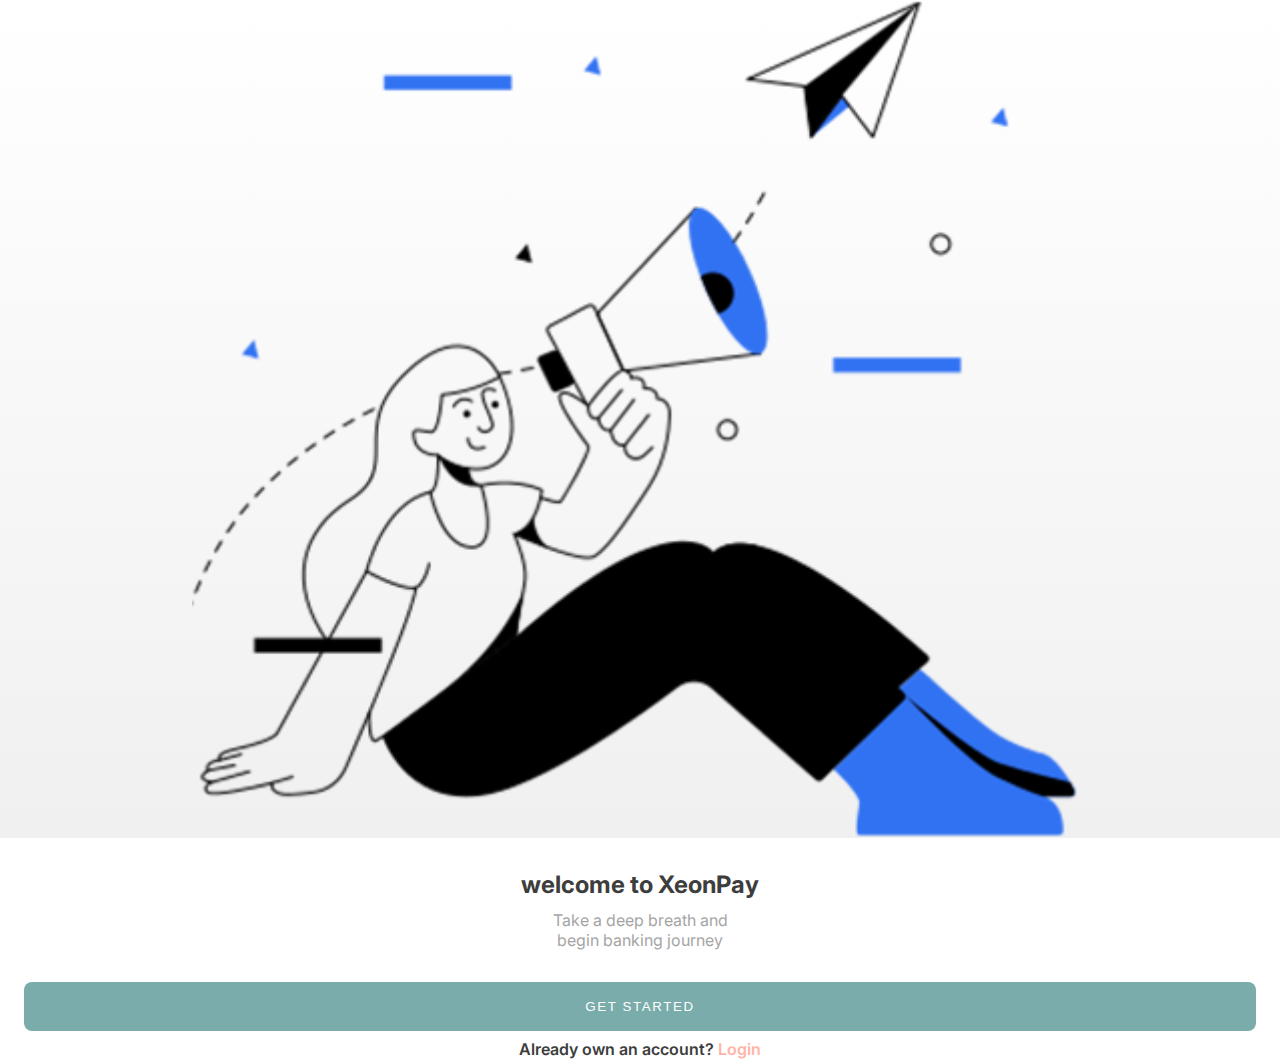
<file: index.html>
<!DOCTYPE html>
<html lang="en">
  <head>
    <meta charset="UTF-8" />
    <meta http-equiv="X-UA-Compatible" content="IE=edge" />
    <meta name="viewport" content="width=device-width, initial-scale=1.0" />
    <link rel="stylesheet" href="./CSS/style.css" />
    <title>Document</title>
  </head>

  <body>
    <div class="wrapper">
      <div class="wrapper-top">
        <img src="./images/onboard2.png" alt="" />
      </div>

      <div class="wrapper-bottom">
        <h1>welcome to XeonPay</h1>
        <p class="wrapper-bottom-p1">
          Take a deep breath and <br />
          begin banking journey
        </p>

        <div class="wrapper-bottom-btn">
          <button
            type="button"
            class="general-btn"
            onclick="location.href='sign-up.html'"
          >
            GET STARTED
          </button>
          <p class="info">Already own an account? <span>Login</span></p>
        </div>
      </div>
    </div>
  </body>
</html>
</file>
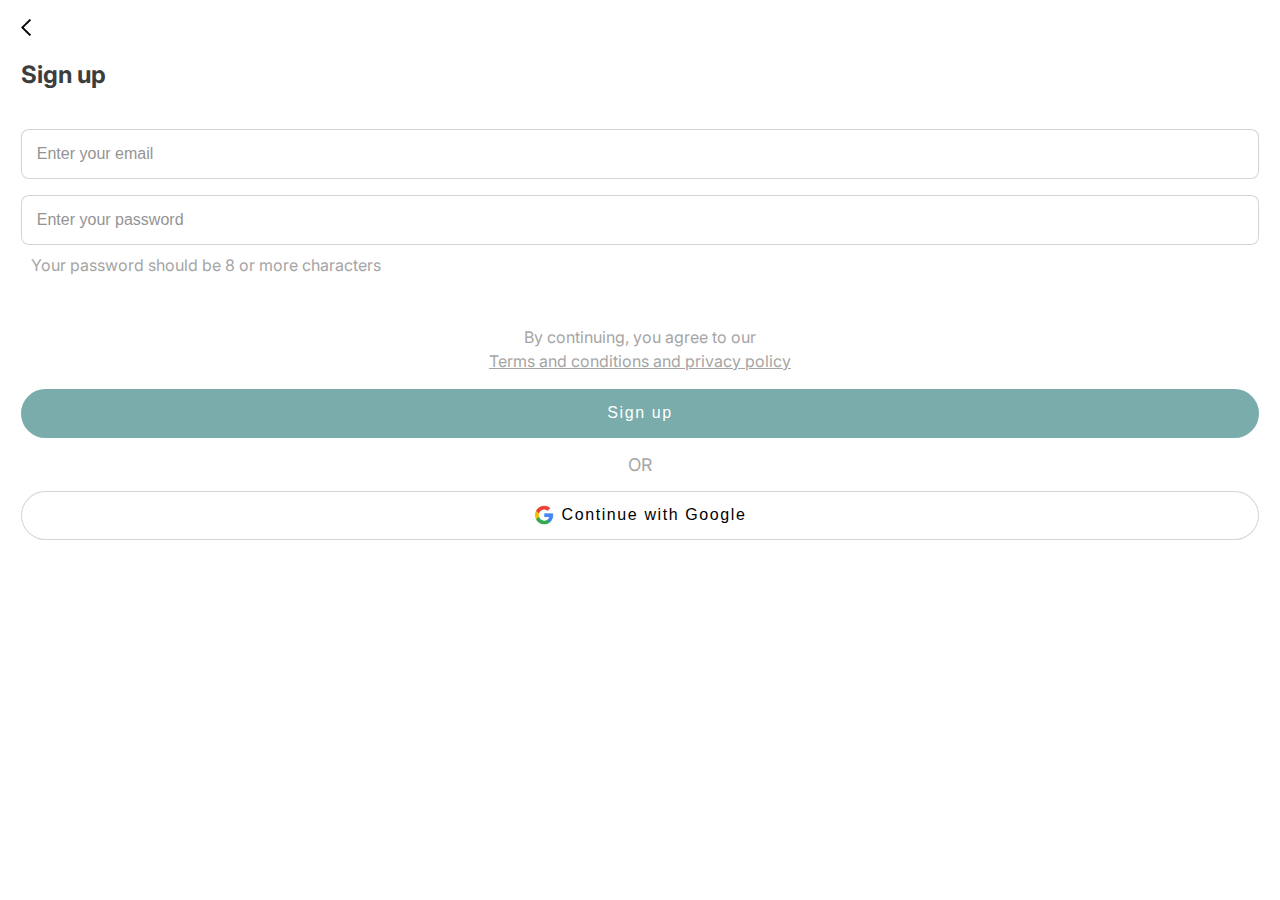
<file: sign-up.html>
<!DOCTYPE html>
<html lang="en">
  <head>
    <meta charset="UTF-8" />
    <meta http-equiv="X-UA-Compatible" content="IE=edge" />
    <meta name="viewport" content="width=device-width, initial-scale=1.0" />
    <link rel="stylesheet" href="CSS/style.css" />
    <title>Document</title>
  </head>
  <body>
    <div class="signup-page">
      <div class="signup_page_arrow_back">
        <img
          src="./icons/back.png"
          alt=""
          onclick="location.href='index.html'"
        />
      </div>
      <h1>Sign up</h1>
      <div class="signup_page_inputs">
        <input
          type="email"
          class="email"
          placeholder="Enter your email"
        /><br />
        <input type="password" placeholder="Enter your password" />
        <p>Your password should be 8 or more characters</p>
      </div>

      <div class="singup_page_button">
        <p>
          By continuing, you agree to our <br />
          <span> Terms and conditions and privacy policy</span>
        </p>
        <button class="general-btn">Sign up</button>
      </div>
      <p class="or">OR</p>
      <div class="signup_page_google">
        <button class="general-btn google_btn">
          <img src="./icons/google-logo-9827.png" alt="" /> Continue with Google
        </button>
      </div>
    </div>
  </body>
</html>
</file>
<file: CSS/style.css>
/* Inter */
@import url("https://fonts.googleapis.com/css2?family=Inter:wght@300;400;500;600;700;800;900&display=swap");

* {
  margin: 0;
  padding: 0;
  box-sizing: border-box;
}

body {
  font-family: "inter", sans-serif;
}

h1 {
  font-size: 1.5rem;
  color: #3d3d3d;
}

p {
  font: 0.9rem;
  color: #a5a5a5;
  font-weight: 400;
}

.wrapper {
  height: 100vh;
  display: flex;
  flex-direction: column;
  width: 100%;
}

.wrapper-top {
  /* height: 55%; */
  flex-basis: 55%;
  display: flex;
  align-items: center;
  justify-content: center;
  background: linear-gradient(rgb(255, 255, 255), rgb(240, 240, 240));
}

.wrapper-bottom {
  /* height: 45%; */
  flex-basis: 45%;
  margin-top: 2rem;
  text-align: center;
  padding: 0 1.5rem;
}

.wrapper-top img {
  width: 70%;
}

.general-btn {
  width: 100%;
  height: 49px;
  background-color: #79acab;
  border: none;
  color: #fff;
  border-radius: 8px;
  letter-spacing: 0.1rem;
}

.wrapper-bottom-p1 {
  margin-top: 0.7rem;
}

.info {
  font-weight: 600;
  color: #3d3d3d;
  margin-top: 0.5rem;
}

.info span {
  color: #ffb4a8;
}

.wrapper-bottom-btn {
  margin-top: 2rem;
}

/* ***************Signup-page************ */

.signup-page {
  padding: 0 1.3rem;
}

.signup_page_arrow_back {
  padding: 1.2rem 0 1.2rem;
}

.signup_page_arrow_back img {
  width: 10px;
}

.signup_page_inputs {
  padding: 2.5rem 0;
}

.signup_page_inputs input {
  border-radius: 8px;
  width: 100%;
  height: 50px;
  padding: 0 1rem;
  font-size: 1rem;
  border: none;
  outline: none;
  box-shadow: rgba(0, 0, 0, 0) 0px 0px 0px 1px,
    rgb(209, 213, 219) 0px 0px 0px 1px inset;
}

.signup_page_inputs input::placeholder {
  color: #949494;
}

.email {
  margin-bottom: 1rem;
}

.signup_page_inputs p {
  padding: 10px;
}

.singup_page_button p {
  text-align: center;
  line-height: 1.5rem;
}

.singup_page_button span {
  text-decoration: underline;
}

.singup_page_button button {
  margin-top: 1rem;
  border-radius: 30px;
  font-size: 1rem;
}

.or {
  text-align: center;
  font-size: 1.1rem;
  font-weight: 400;
  margin: 1rem 0;
}

.signup_page_google .google_btn {
  display: flex;
  justify-content: center;
  align-items: center;
  font-size: 1rem;
  border-radius: 30px;
  background: transparent;
  color: black;
  box-shadow: rgba(0, 0, 0, 0) 0px 0px 0px 1px,
    rgb(209, 213, 219) 0px 0px 0px 1px inset;
}

.signup_page_google img {
  width: 20px;
  margin-right: 0.5rem;
}
</file>
